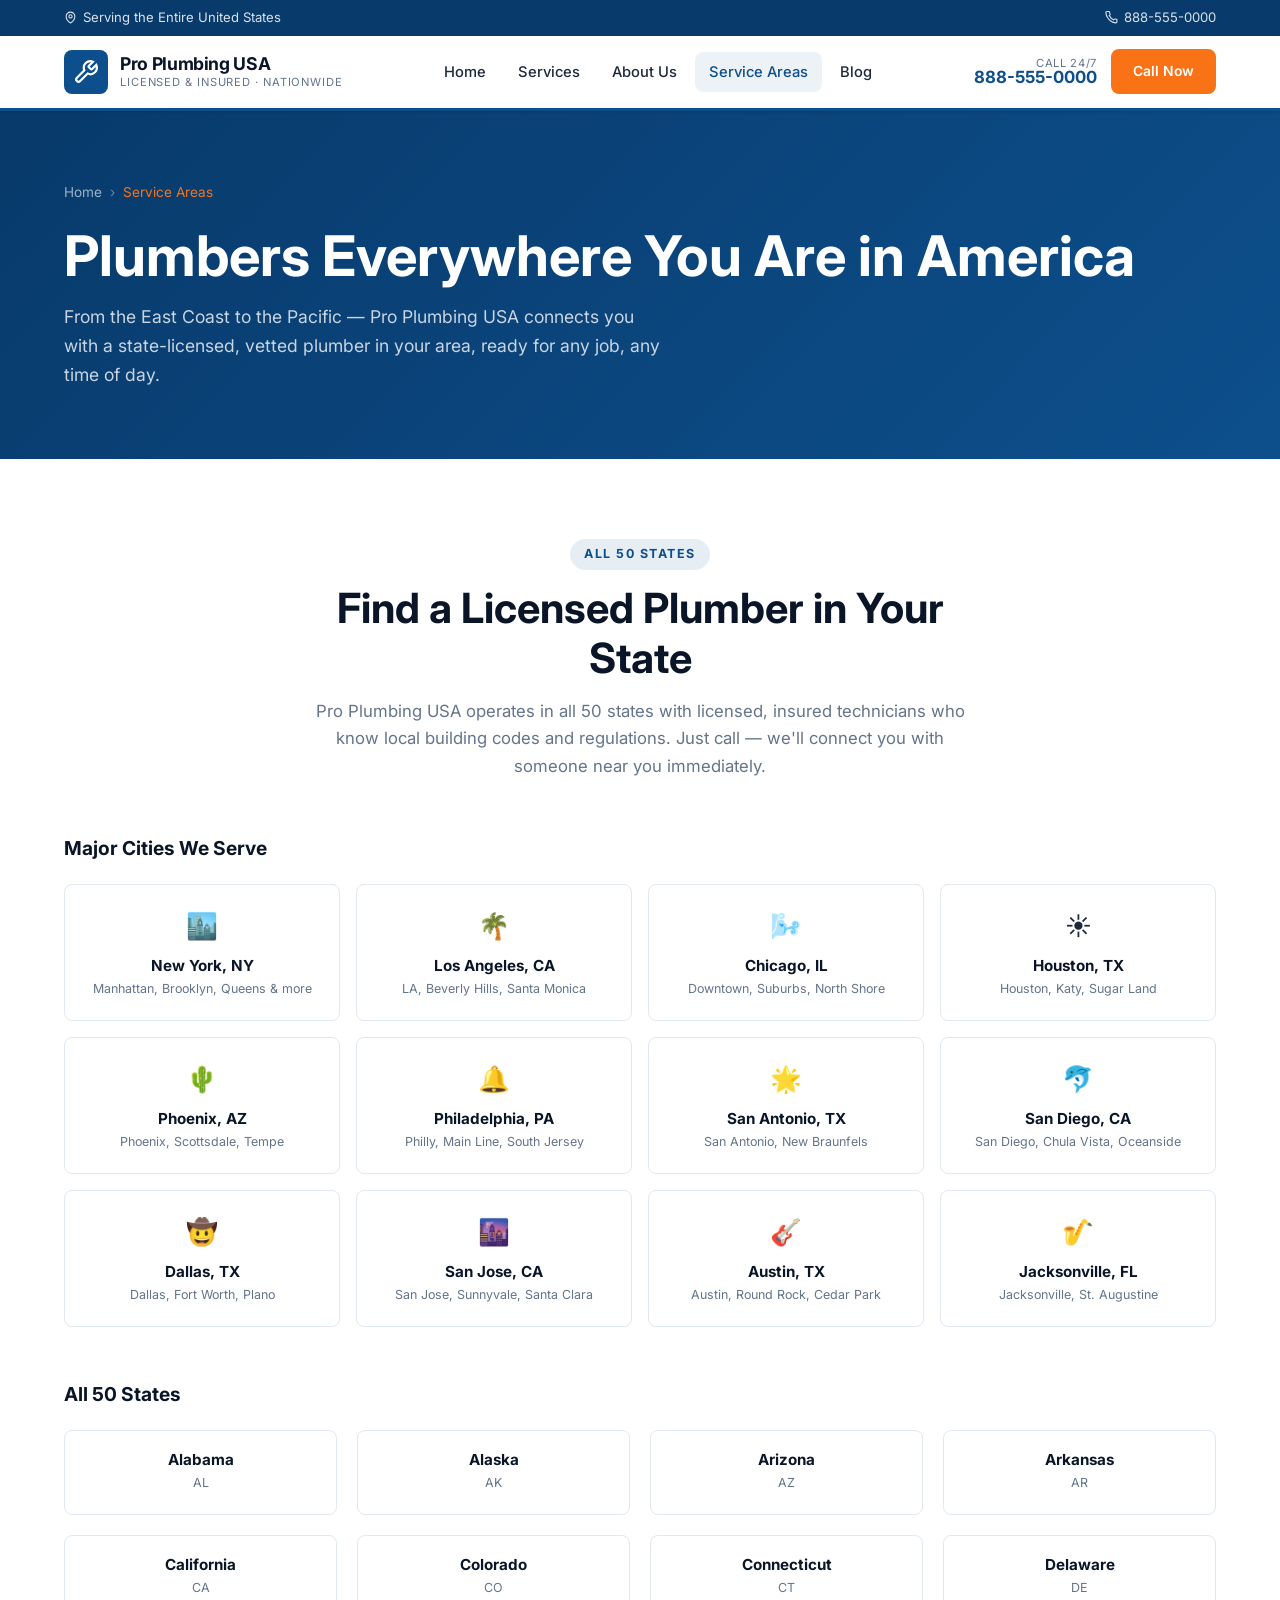
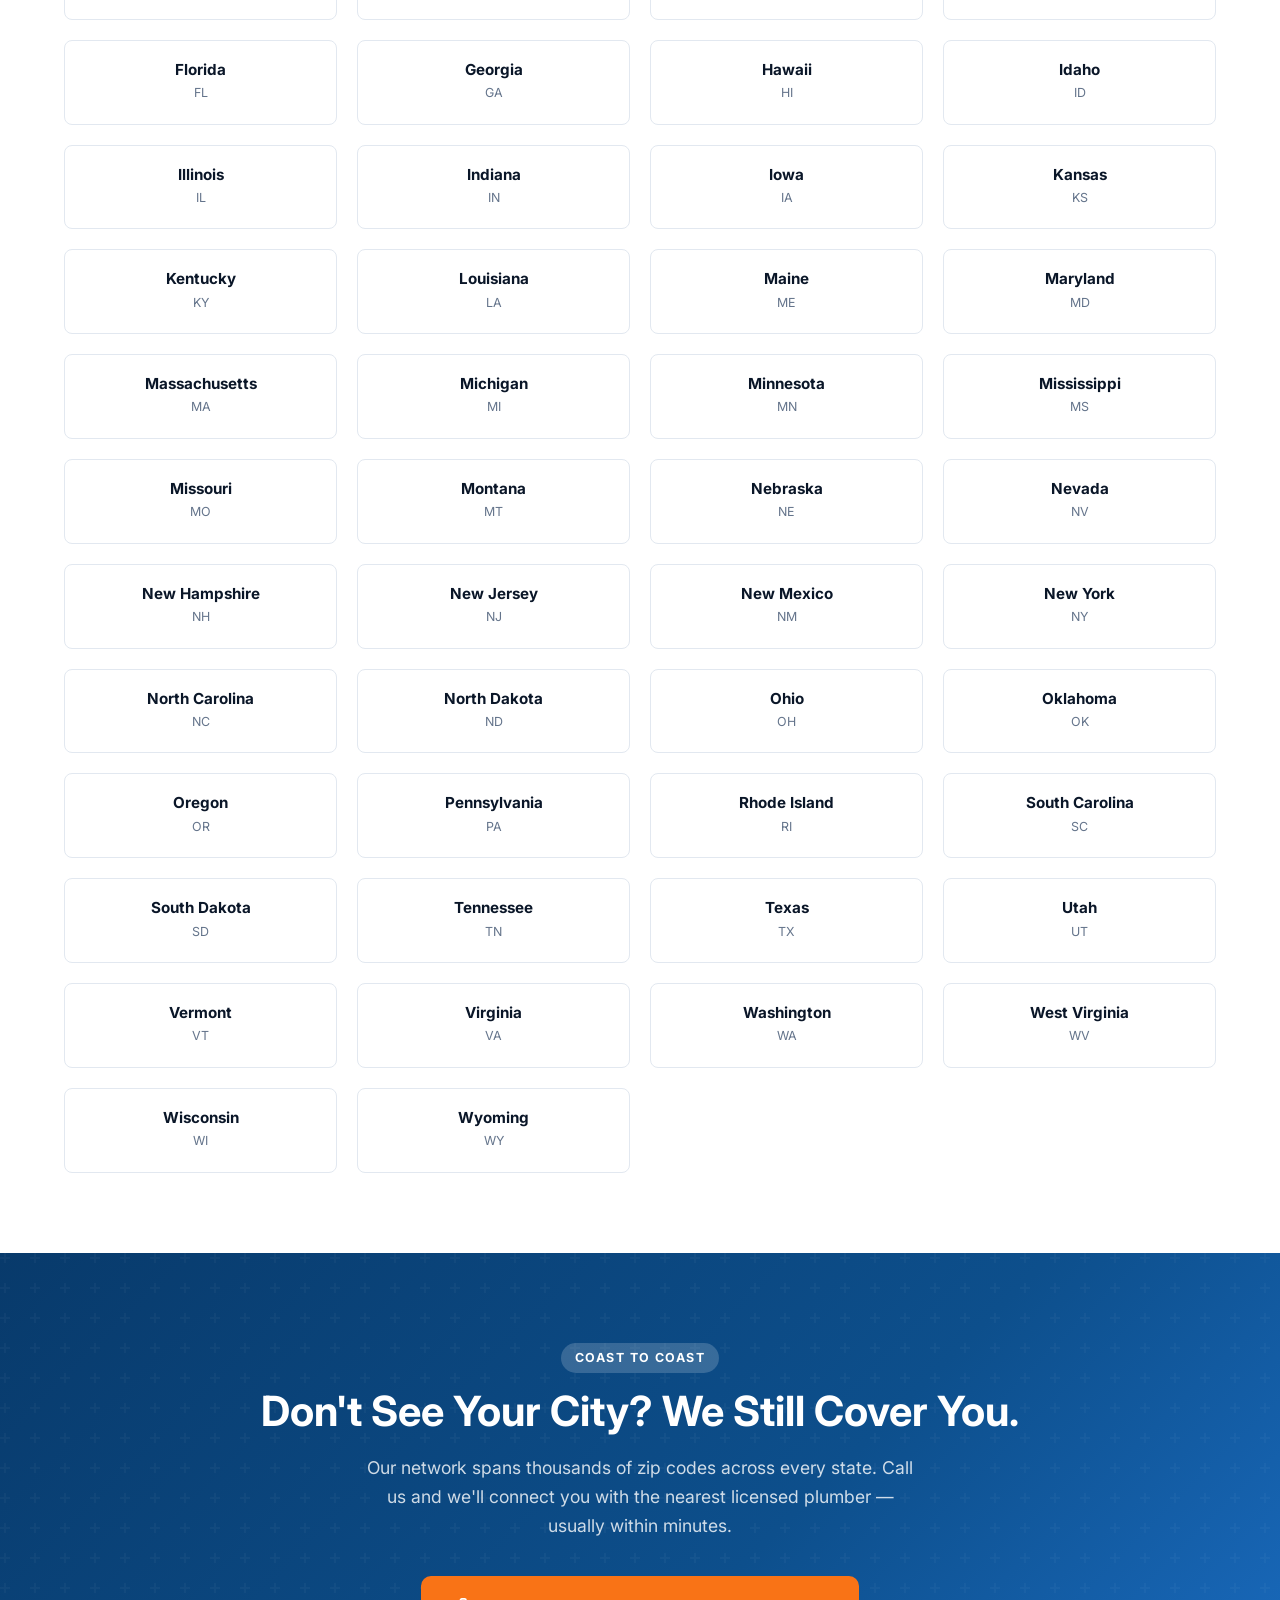
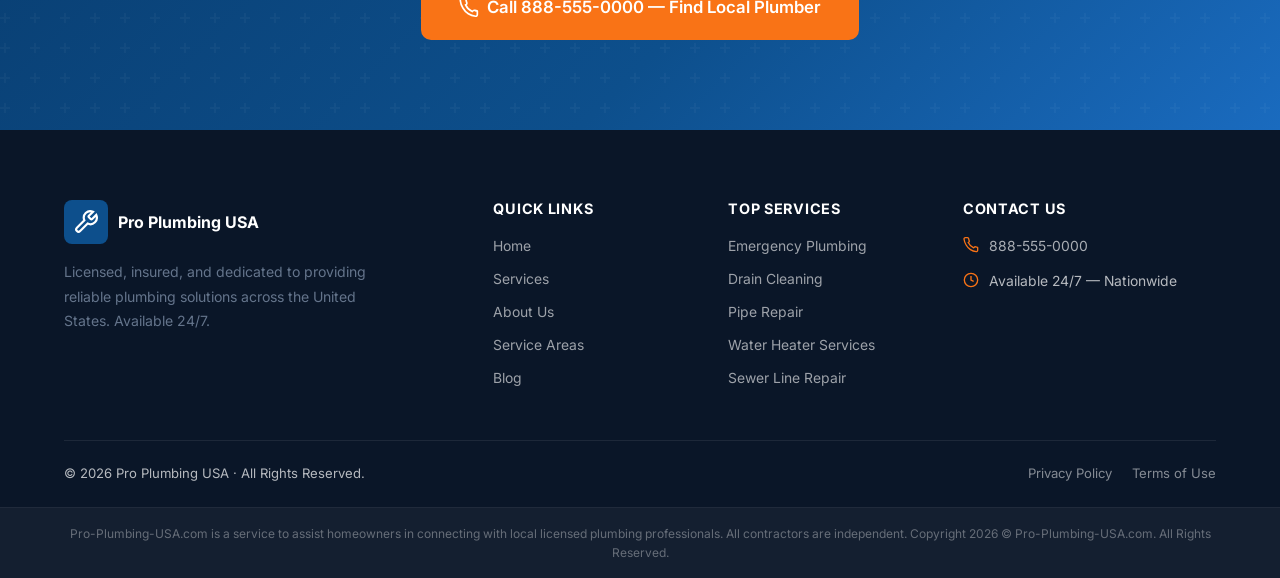
<file: areas.html>
<!DOCTYPE html>
<html lang="en">
<head>
  <meta charset="UTF-8" />
  <meta name="viewport" content="width=device-width, initial-scale=1.0" />
  <title>Service Areas | Pro Plumbing USA — Plumbers Nationwide</title>
  <meta name="description" content="Pro Plumbing USA serves homeowners and businesses across all 50 states. Find licensed plumbers in your area. Fast, affordable, and available 24/7." />
  <link rel="canonical" href="https://pro-plumbing-usa.com/areas.html" />
  <link rel="preconnect" href="https://fonts.googleapis.com" />
  <link rel="preconnect" href="https://fonts.gstatic.com" crossorigin />
  <link href="https://fonts.googleapis.com/css2?family=Inter:wght@400;500;600;700;800&display=swap" rel="stylesheet" />
  <link rel="stylesheet" href="css/style.css" />
  <link rel="icon" type="image/svg+xml" href="data:image/svg+xml,<svg xmlns='http://www.w3.org/2000/svg' viewBox='0 0 100 100'><text y='.9em' font-size='90'>🔧</text></svg>" />
</head>
<body>

<!-- TOP BAR -->
<div class="top-bar">
  <div class="container">
    <div class="top-bar-items">
      <div class="top-bar-item">
        <svg viewBox="0 0 24 24" fill="none" stroke="currentColor" stroke-width="2" width="13" height="13"><path d="M12 22s-8-4.5-8-11.8A8 8 0 0 1 12 2a8 8 0 0 1 8 8.2c0 7.3-8 11.8-8 11.8z"/><circle cx="12" cy="10" r="3"/></svg>
        Serving the Entire United States
      </div>
    </div>
    <div class="top-bar-items">
      <div class="top-bar-item">
        <svg viewBox="0 0 24 24" fill="none" stroke="currentColor" stroke-width="2" width="13" height="13"><path d="M22 16.92v3a2 2 0 0 1-2.18 2 19.79 19.79 0 0 1-8.63-3.07A19.5 19.5 0 0 1 4.69 12 19.79 19.79 0 0 1 1.6 3.41 2 2 0 0 1 3.58 1h3a2 2 0 0 1 2 1.72 12.84 12.84 0 0 0 .7 2.81 2 2 0 0 1-.45 2.11L7.91 8.15A16 16 0 0 0 16 16.18l.91-.91a2 2 0 0 1 2.11-.45 12.84 12.84 0 0 0 2.81.7A2 2 0 0 1 22 16.92z"/></svg>
        <a href="tel:8885550000">888-555-0000</a>
      </div>
    </div>
  </div>
</div>

<!-- HEADER -->
<header class="site-header">
  <div class="container">
    <nav class="nav-inner">
      <a href="index.html" class="logo">
        <div class="logo-icon">
          <svg viewBox="0 0 24 24" fill="none" stroke="currentColor" stroke-width="2"><path d="M14.7 6.3a1 1 0 0 0 0 1.4l1.6 1.6a1 1 0 0 0 1.4 0l3.77-3.77a6 6 0 0 1-7.94 7.94l-6.91 6.91a2.12 2.12 0 0 1-3-3l6.91-6.91a6 6 0 0 1 7.94-7.94l-3.76 3.76z"/></svg>
        </div>
        <div class="logo-text">
          <strong>Pro Plumbing USA</strong>
          <span>Licensed &amp; Insured · Nationwide</span>
        </div>
      </a>
      <div class="nav-links">
        <a href="index.html">Home</a>
        <a href="services.html">Services</a>
        <a href="about.html">About Us</a>
        <a href="areas.html" class="active">Service Areas</a>
        <a href="blog.html">Blog</a>
      </div>
      <div class="nav-cta">
        <div class="phone-nav">
          <span>Call 24/7</span>
          <a href="tel:8885550000">888-555-0000</a>
        </div>
        <a href="tel:8885550000" class="btn btn-primary btn-sm">Call Now</a>
      </div>
      <button class="hamburger" aria-label="Open menu"><span></span><span></span><span></span></button>
    </nav>
  </div>
</header>

<nav class="mobile-nav">
  <div class="mobile-nav-header">
    <a href="index.html" class="logo">
      <div class="logo-icon"><svg viewBox="0 0 24 24" fill="none" stroke="currentColor" stroke-width="2"><path d="M14.7 6.3a1 1 0 0 0 0 1.4l1.6 1.6a1 1 0 0 0 1.4 0l3.77-3.77a6 6 0 0 1-7.94 7.94l-6.91 6.91a2.12 2.12 0 0 1-3-3l6.91-6.91a6 6 0 0 1 7.94-7.94l-3.76 3.76z"/></svg></div>
      <div class="logo-text"><strong>Pro Plumbing USA</strong></div>
    </a>
    <button class="mobile-nav-close">✕</button>
  </div>
  <a href="index.html">Home</a>
  <a href="services.html">Services</a>
  <a href="about.html">About Us</a>
  <a href="areas.html">Service Areas</a>
  <a href="blog.html">Blog</a>
  <a href="tel:8885550000" class="btn btn-primary">📞 Call 888-555-0000</a>
</nav>

<!-- PAGE HERO -->
<div class="page-hero">
  <div class="container">
    <div class="breadcrumb">
      <a href="index.html">Home</a>
      <span>›</span>
      <span class="current">Service Areas</span>
    </div>
    <h1>Plumbers Everywhere You Are in America</h1>
    <p>From the East Coast to the Pacific — Pro Plumbing USA connects you with a state-licensed, vetted plumber in your area, ready for any job, any time of day.</p>
  </div>
</div>

<!-- MAP SECTION -->
<section>
  <div class="container">
    <div class="section-header">
      <span class="section-label">All 50 States</span>
      <h2>Find a Licensed Plumber in Your State</h2>
      <p>Pro Plumbing USA operates in all 50 states with licensed, insured technicians who know local building codes and regulations. Just call — we'll connect you with someone near you immediately.</p>
    </div>

    <!-- Featured Cities -->
    <h3 style="margin-bottom:24px;font-size:1.2rem;">Major Cities We Serve</h3>
    <div style="display:grid;grid-template-columns:repeat(4,1fr);gap:16px;margin-bottom:56px;" class="areas-cities-responsive">

      <div class="area-card">
        <div class="area-icon">🏙️</div>
        <h4>New York, NY</h4>
        <p>Manhattan, Brooklyn, Queens &amp; more</p>
      </div>
      <div class="area-card">
        <div class="area-icon">🌴</div>
        <h4>Los Angeles, CA</h4>
        <p>LA, Beverly Hills, Santa Monica</p>
      </div>
      <div class="area-card">
        <div class="area-icon">🌬️</div>
        <h4>Chicago, IL</h4>
        <p>Downtown, Suburbs, North Shore</p>
      </div>
      <div class="area-card">
        <div class="area-icon">☀️</div>
        <h4>Houston, TX</h4>
        <p>Houston, Katy, Sugar Land</p>
      </div>
      <div class="area-card">
        <div class="area-icon">🌵</div>
        <h4>Phoenix, AZ</h4>
        <p>Phoenix, Scottsdale, Tempe</p>
      </div>
      <div class="area-card">
        <div class="area-icon">🔔</div>
        <h4>Philadelphia, PA</h4>
        <p>Philly, Main Line, South Jersey</p>
      </div>
      <div class="area-card">
        <div class="area-icon">🌟</div>
        <h4>San Antonio, TX</h4>
        <p>San Antonio, New Braunfels</p>
      </div>
      <div class="area-card">
        <div class="area-icon">🐬</div>
        <h4>San Diego, CA</h4>
        <p>San Diego, Chula Vista, Oceanside</p>
      </div>
      <div class="area-card">
        <div class="area-icon">🤠</div>
        <h4>Dallas, TX</h4>
        <p>Dallas, Fort Worth, Plano</p>
      </div>
      <div class="area-card">
        <div class="area-icon">🌆</div>
        <h4>San Jose, CA</h4>
        <p>San Jose, Sunnyvale, Santa Clara</p>
      </div>
      <div class="area-card">
        <div class="area-icon">🎸</div>
        <h4>Austin, TX</h4>
        <p>Austin, Round Rock, Cedar Park</p>
      </div>
      <div class="area-card">
        <div class="area-icon">🎷</div>
        <h4>Jacksonville, FL</h4>
        <p>Jacksonville, St. Augustine</p>
      </div>
    </div>

    <!-- All States Grid -->
    <h3 style="margin-bottom:24px;font-size:1.2rem;">All 50 States</h3>
    <div class="areas-grid">
      <div class="area-card"><h4>Alabama</h4><p>AL</p></div>
      <div class="area-card"><h4>Alaska</h4><p>AK</p></div>
      <div class="area-card"><h4>Arizona</h4><p>AZ</p></div>
      <div class="area-card"><h4>Arkansas</h4><p>AR</p></div>
      <div class="area-card"><h4>California</h4><p>CA</p></div>
      <div class="area-card"><h4>Colorado</h4><p>CO</p></div>
      <div class="area-card"><h4>Connecticut</h4><p>CT</p></div>
      <div class="area-card"><h4>Delaware</h4><p>DE</p></div>
      <div class="area-card"><h4>Florida</h4><p>FL</p></div>
      <div class="area-card"><h4>Georgia</h4><p>GA</p></div>
      <div class="area-card"><h4>Hawaii</h4><p>HI</p></div>
      <div class="area-card"><h4>Idaho</h4><p>ID</p></div>
      <div class="area-card"><h4>Illinois</h4><p>IL</p></div>
      <div class="area-card"><h4>Indiana</h4><p>IN</p></div>
      <div class="area-card"><h4>Iowa</h4><p>IA</p></div>
      <div class="area-card"><h4>Kansas</h4><p>KS</p></div>
      <div class="area-card"><h4>Kentucky</h4><p>KY</p></div>
      <div class="area-card"><h4>Louisiana</h4><p>LA</p></div>
      <div class="area-card"><h4>Maine</h4><p>ME</p></div>
      <div class="area-card"><h4>Maryland</h4><p>MD</p></div>
      <div class="area-card"><h4>Massachusetts</h4><p>MA</p></div>
      <div class="area-card"><h4>Michigan</h4><p>MI</p></div>
      <div class="area-card"><h4>Minnesota</h4><p>MN</p></div>
      <div class="area-card"><h4>Mississippi</h4><p>MS</p></div>
      <div class="area-card"><h4>Missouri</h4><p>MO</p></div>
      <div class="area-card"><h4>Montana</h4><p>MT</p></div>
      <div class="area-card"><h4>Nebraska</h4><p>NE</p></div>
      <div class="area-card"><h4>Nevada</h4><p>NV</p></div>
      <div class="area-card"><h4>New Hampshire</h4><p>NH</p></div>
      <div class="area-card"><h4>New Jersey</h4><p>NJ</p></div>
      <div class="area-card"><h4>New Mexico</h4><p>NM</p></div>
      <div class="area-card"><h4>New York</h4><p>NY</p></div>
      <div class="area-card"><h4>North Carolina</h4><p>NC</p></div>
      <div class="area-card"><h4>North Dakota</h4><p>ND</p></div>
      <div class="area-card"><h4>Ohio</h4><p>OH</p></div>
      <div class="area-card"><h4>Oklahoma</h4><p>OK</p></div>
      <div class="area-card"><h4>Oregon</h4><p>OR</p></div>
      <div class="area-card"><h4>Pennsylvania</h4><p>PA</p></div>
      <div class="area-card"><h4>Rhode Island</h4><p>RI</p></div>
      <div class="area-card"><h4>South Carolina</h4><p>SC</p></div>
      <div class="area-card"><h4>South Dakota</h4><p>SD</p></div>
      <div class="area-card"><h4>Tennessee</h4><p>TN</p></div>
      <div class="area-card"><h4>Texas</h4><p>TX</p></div>
      <div class="area-card"><h4>Utah</h4><p>UT</p></div>
      <div class="area-card"><h4>Vermont</h4><p>VT</p></div>
      <div class="area-card"><h4>Virginia</h4><p>VA</p></div>
      <div class="area-card"><h4>Washington</h4><p>WA</p></div>
      <div class="area-card"><h4>West Virginia</h4><p>WV</p></div>
      <div class="area-card"><h4>Wisconsin</h4><p>WI</p></div>
      <div class="area-card"><h4>Wyoming</h4><p>WY</p></div>
    </div>
  </div>
</section>

<!-- CTA -->
<section class="cta-section">
  <div class="container">
    <span class="section-label light">Coast to Coast</span>
    <h2>Don't See Your City? We Still Cover You.</h2>
    <p>Our network spans thousands of zip codes across every state. Call us and we'll connect you with the nearest licensed plumber — usually within minutes.</p>
    <div class="cta-actions">
      <a href="tel:8885550000" class="btn btn-primary btn-lg">
        <svg viewBox="0 0 24 24" fill="none" stroke="currentColor" stroke-width="2" width="20" height="20"><path d="M22 16.92v3a2 2 0 0 1-2.18 2 19.79 19.79 0 0 1-8.63-3.07A19.5 19.5 0 0 1 4.69 12 19.79 19.79 0 0 1 1.6 3.41 2 2 0 0 1 3.58 1h3a2 2 0 0 1 2 1.72 12.84 12.84 0 0 0 .7 2.81 2 2 0 0 1-.45 2.11L7.91 8.15A16 16 0 0 0 16 16.18l.91-.91a2 2 0 0 1 2.11-.45 12.84 12.84 0 0 0 2.81.7A2 2 0 0 1 22 16.92z"/></svg>
        Call 888-555-0000 — Find Local Plumber
      </a>
    </div>
  </div>
</section>

<!-- FOOTER -->
<footer class="site-footer">
  <div class="container">
    <div class="footer-grid">
      <div class="footer-brand">
        <div class="footer-logo">
          <div class="logo-icon"><svg viewBox="0 0 24 24" fill="none" stroke="currentColor" stroke-width="2"><path d="M14.7 6.3a1 1 0 0 0 0 1.4l1.6 1.6a1 1 0 0 0 1.4 0l3.77-3.77a6 6 0 0 1-7.94 7.94l-6.91 6.91a2.12 2.12 0 0 1-3-3l6.91-6.91a6 6 0 0 1 7.94-7.94l-3.76 3.76z"/></svg></div>
          <strong>Pro Plumbing USA</strong>
        </div>
        <p>Licensed, insured, and dedicated to providing reliable plumbing solutions across the United States. Available 24/7.</p>
      </div>
      <div class="footer-col">
        <h4>Quick Links</h4>
        <ul>
          <li><a href="index.html">Home</a></li>
          <li><a href="services.html">Services</a></li>
          <li><a href="about.html">About Us</a></li>
          <li><a href="areas.html">Service Areas</a></li>
          <li><a href="blog.html">Blog</a></li>
        </ul>
      </div>
      <div class="footer-col">
        <h4>Top Services</h4>
        <ul>
          <li><a href="services.html">Emergency Plumbing</a></li>
          <li><a href="services.html">Drain Cleaning</a></li>
          <li><a href="services.html">Pipe Repair</a></li>
          <li><a href="services.html">Water Heater Services</a></li>
          <li><a href="services.html">Sewer Line Repair</a></li>
        </ul>
      </div>
      <div class="footer-col">
        <h4>Contact Us</h4>
        <div class="footer-contact-item">
          <svg viewBox="0 0 24 24" fill="none" stroke="currentColor" stroke-width="2"><path d="M22 16.92v3a2 2 0 0 1-2.18 2 19.79 19.79 0 0 1-8.63-3.07A19.5 19.5 0 0 1 4.69 12 19.79 19.79 0 0 1 1.6 3.41 2 2 0 0 1 3.58 1h3a2 2 0 0 1 2 1.72 12.84 12.84 0 0 0 .7 2.81 2 2 0 0 1-.45 2.11L7.91 8.15A16 16 0 0 0 16 16.18l.91-.91a2 2 0 0 1 2.11-.45 12.84 12.84 0 0 0 2.81.7A2 2 0 0 1 22 16.92z"/></svg>
          <a href="tel:8885550000">888-555-0000</a>
        </div>
        <div class="footer-contact-item">
          <svg viewBox="0 0 24 24" fill="none" stroke="currentColor" stroke-width="2"><circle cx="12" cy="12" r="10"/><path d="M12 6v6l4 2"/></svg>
          <span>Available 24/7 — Nationwide</span>
        </div>
      </div>
    </div>
    <div class="footer-bottom">
      <span>© 2026 Pro Plumbing USA · All Rights Reserved.</span>
      <div class="footer-bottom-links">
        <a href="#">Privacy Policy</a>
        <a href="#">Terms of Use</a>
      </div>
    </div>
  </div>
  <div class="footer-disclaimer">
    <div class="container">
      Pro-Plumbing-USA.com is a service to assist homeowners in connecting with local licensed plumbing professionals. All contractors are independent. Copyright 2026 © Pro-Plumbing-USA.com. All Rights Reserved.
    </div>
  </div>
</footer>

<div class="sticky-cta">
  <a href="tel:8885550000">
    <svg viewBox="0 0 24 24" fill="none" stroke="currentColor" stroke-width="2"><path d="M22 16.92v3a2 2 0 0 1-2.18 2 19.79 19.79 0 0 1-8.63-3.07A19.5 19.5 0 0 1 4.69 12 19.79 19.79 0 0 1 1.6 3.41 2 2 0 0 1 3.58 1h3a2 2 0 0 1 2 1.72 12.84 12.84 0 0 0 .7 2.81 2 2 0 0 1-.45 2.11L7.91 8.15A16 16 0 0 0 16 16.18l.91-.91a2 2 0 0 1 2.11-.45 12.84 12.84 0 0 0 2.81.7A2 2 0 0 1 22 16.92z"/></svg>
    Tap to Call 888-555-0000
  </a>
</div>

<script src="js/main.js"></script>
</body>
</html>
</file>
<file: css/style.css>
/* ============================================================
   Pro Plumbing USA — Main Stylesheet
   ============================================================ */

/* ---------- CSS Variables ---------- */
:root {
  --primary: #0d4f8c;
  --primary-dark: #083a6b;
  --primary-light: #1a6bbf;
  --accent: #f97316;
  --accent-dark: #ea6c0a;
  --dark: #0a1628;
  --text: #1e293b;
  --text-muted: #64748b;
  --light: #f8fafc;
  --white: #ffffff;
  --border: #e2e8f0;
  --shadow-sm: 0 1px 3px rgba(0,0,0,.08), 0 1px 2px rgba(0,0,0,.06);
  --shadow: 0 4px 16px rgba(0,0,0,.10);
  --shadow-lg: 0 10px 40px rgba(0,0,0,.15);
  --radius: 8px;
  --radius-lg: 16px;
  --transition: all .25s ease;
  --font: 'Inter', 'Segoe UI', sans-serif;
}

/* ---------- Reset & Base ---------- */
*, *::before, *::after { box-sizing: border-box; margin: 0; padding: 0; }
html { scroll-behavior: smooth; font-size: 16px; }
body {
  font-family: var(--font);
  color: var(--text);
  background: var(--white);
  line-height: 1.65;
  overflow-x: hidden;
}
img { max-width: 100%; height: auto; display: block; }
a { text-decoration: none; color: inherit; }
ul { list-style: none; }

/* ---------- Typography ---------- */
h1, h2, h3, h4, h5, h6 {
  font-weight: 700;
  line-height: 1.2;
  color: var(--dark);
}
h1 { font-size: clamp(2rem, 5vw, 3.5rem); }
h2 { font-size: clamp(1.6rem, 3.5vw, 2.6rem); }
h3 { font-size: clamp(1.15rem, 2.5vw, 1.5rem); }
h4 { font-size: 1.1rem; }
p { color: var(--text-muted); font-size: 1rem; }

.text-white h1, .text-white h2, .text-white h3, .text-white h4,
.text-white p, .text-white li { color: var(--white) !important; }
.text-white p, .text-white li { opacity: .88; }

/* ---------- Container ---------- */
.container {
  max-width: 1200px;
  margin: 0 auto;
  padding: 0 24px;
}
.container-sm { max-width: 820px; margin: 0 auto; padding: 0 24px; }

/* ---------- Section ---------- */
section { padding: 80px 0; }
.section-label {
  display: inline-block;
  background: rgba(13,79,140,.1);
  color: var(--primary);
  font-size: .78rem;
  font-weight: 700;
  letter-spacing: .12em;
  text-transform: uppercase;
  padding: 5px 14px;
  border-radius: 100px;
  margin-bottom: 14px;
}
.section-label.light {
  background: rgba(255,255,255,.18);
  color: var(--white);
}
.section-header { text-align: center; max-width: 680px; margin: 0 auto 56px; }
.section-header p { margin-top: 14px; font-size: 1.05rem; }

/* ---------- Buttons ---------- */
.btn {
  display: inline-flex;
  align-items: center;
  gap: 8px;
  padding: 13px 28px;
  border-radius: var(--radius);
  font-weight: 600;
  font-size: .95rem;
  cursor: pointer;
  border: 2px solid transparent;
  transition: var(--transition);
  white-space: nowrap;
}
.btn-primary {
  background: var(--accent);
  color: var(--white);
  border-color: var(--accent);
}
.btn-primary:hover {
  background: var(--accent-dark);
  border-color: var(--accent-dark);
  transform: translateY(-2px);
  box-shadow: 0 6px 20px rgba(249,115,22,.4);
}
.btn-outline {
  background: transparent;
  color: var(--white);
  border-color: rgba(255,255,255,.55);
}
.btn-outline:hover {
  background: var(--white);
  color: var(--primary);
  border-color: var(--white);
}
.btn-outline-dark {
  background: transparent;
  color: var(--primary);
  border-color: var(--primary);
}
.btn-outline-dark:hover {
  background: var(--primary);
  color: var(--white);
}
.btn-lg { padding: 16px 36px; font-size: 1.05rem; border-radius: 10px; }
.btn-sm { padding: 9px 20px; font-size: .87rem; }

/* ---------- Top Bar ---------- */
.top-bar {
  background: var(--primary-dark);
  color: rgba(255,255,255,.85);
  font-size: .82rem;
  padding: 7px 0;
}
.top-bar .container {
  display: flex;
  justify-content: space-between;
  align-items: center;
  gap: 12px;
  flex-wrap: wrap;
}
.top-bar a { color: rgba(255,255,255,.85); }
.top-bar a:hover { color: var(--accent); }
.top-bar-items { display: flex; gap: 20px; align-items: center; }
.top-bar-item { display: flex; align-items: center; gap: 6px; }

/* ---------- Header / Nav ---------- */
.site-header {
  position: sticky;
  top: 0;
  z-index: 999;
  background: var(--white);
  box-shadow: var(--shadow-sm);
  border-bottom: 3px solid var(--primary);
}
.nav-inner {
  display: flex;
  align-items: center;
  justify-content: space-between;
  height: 72px;
  gap: 20px;
}
.logo {
  display: flex;
  align-items: center;
  gap: 12px;
  text-decoration: none;
}
.logo-icon {
  width: 44px;
  height: 44px;
  background: var(--primary);
  border-radius: var(--radius);
  display: flex;
  align-items: center;
  justify-content: center;
  flex-shrink: 0;
}
.logo-icon svg { width: 26px; height: 26px; color: var(--white); }
.logo-text { line-height: 1; }
.logo-text strong { display: block; font-size: 1.1rem; color: var(--dark); letter-spacing: -.02em; }
.logo-text span { font-size: .7rem; color: var(--text-muted); letter-spacing: .08em; text-transform: uppercase; }

.nav-links {
  display: flex;
  align-items: center;
  gap: 4px;
}
.nav-links a {
  padding: 8px 14px;
  font-size: .92rem;
  font-weight: 500;
  color: var(--text);
  border-radius: var(--radius);
  transition: var(--transition);
  position: relative;
}
.nav-links a:hover, .nav-links a.active {
  color: var(--primary);
  background: rgba(13,79,140,.07);
}
.nav-cta {
  display: flex;
  align-items: center;
  gap: 14px;
  flex-shrink: 0;
}
.phone-nav {
  display: flex;
  flex-direction: column;
  align-items: flex-end;
  line-height: 1;
}
.phone-nav span { font-size: .7rem; color: var(--text-muted); text-transform: uppercase; letter-spacing: .06em; }
.phone-nav a { font-size: 1.05rem; font-weight: 700; color: var(--primary); }
.phone-nav a:hover { color: var(--accent); }

/* Hamburger */
.hamburger {
  display: none;
  flex-direction: column;
  gap: 5px;
  cursor: pointer;
  padding: 6px;
  background: none;
  border: none;
}
.hamburger span {
  width: 24px;
  height: 2px;
  background: var(--dark);
  border-radius: 2px;
  transition: var(--transition);
  display: block;
}

/* Mobile Nav */
.mobile-nav {
  display: none;
  position: fixed;
  top: 0; left: 0; right: 0; bottom: 0;
  background: var(--white);
  z-index: 1000;
  flex-direction: column;
  padding: 24px;
  gap: 8px;
  overflow-y: auto;
}
.mobile-nav.open { display: flex; }
.mobile-nav-header {
  display: flex;
  justify-content: space-between;
  align-items: center;
  margin-bottom: 24px;
}
.mobile-nav-close {
  background: none;
  border: none;
  cursor: pointer;
  font-size: 1.5rem;
  color: var(--dark);
  padding: 8px;
}
.mobile-nav a {
  display: block;
  padding: 14px 16px;
  font-size: 1.1rem;
  font-weight: 500;
  border-radius: var(--radius);
  transition: var(--transition);
  color: var(--text);
  border-bottom: 1px solid var(--border);
}
.mobile-nav a:hover { background: rgba(13,79,140,.07); color: var(--primary); }
.mobile-nav .btn { width: 100%; justify-content: center; margin-top: 16px; }

/* ---------- Hero ---------- */
.hero {
  position: relative;
  min-height: 620px;
  display: flex;
  align-items: center;
  overflow: hidden;
  background: var(--primary-dark);
}
.hero-bg {
  position: absolute;
  inset: 0;
  background-image: url('https://images.unsplash.com/photo-1585771724684-38269d6639fd?w=1920&q=80');
  background-size: cover;
  background-position: center;
  opacity: .22;
}
.hero-overlay {
  position: absolute;
  inset: 0;
  background: linear-gradient(105deg, rgba(10,22,40,.92) 45%, rgba(13,79,140,.7) 100%);
}
.hero-content {
  position: relative;
  z-index: 2;
  padding: 80px 0;
}
.hero-badge {
  display: inline-flex;
  align-items: center;
  gap: 8px;
  background: rgba(249,115,22,.2);
  border: 1px solid rgba(249,115,22,.45);
  color: var(--accent);
  padding: 6px 16px;
  border-radius: 100px;
  font-size: .8rem;
  font-weight: 600;
  letter-spacing: .06em;
  text-transform: uppercase;
  margin-bottom: 22px;
}
.hero h1 {
  color: var(--white);
  margin-bottom: 20px;
  max-width: 700px;
}
.hero h1 span { color: var(--accent); }
.hero p {
  color: rgba(255,255,255,.8);
  font-size: 1.15rem;
  max-width: 580px;
  margin-bottom: 36px;
}
.hero-actions {
  display: flex;
  gap: 14px;
  flex-wrap: wrap;
  align-items: center;
  margin-bottom: 48px;
}
.hero-phone-block {
  display: flex;
  align-items: center;
  gap: 16px;
  background: rgba(255,255,255,.08);
  border: 1px solid rgba(255,255,255,.15);
  padding: 14px 20px;
  border-radius: var(--radius);
  max-width: fit-content;
}
.hero-phone-icon {
  width: 44px;
  height: 44px;
  background: var(--accent);
  border-radius: 50%;
  display: flex;
  align-items: center;
  justify-content: center;
  flex-shrink: 0;
}
.hero-phone-icon svg { width: 20px; height: 20px; color: var(--white); }
.hero-phone-text span { display: block; font-size: .72rem; color: rgba(255,255,255,.65); text-transform: uppercase; letter-spacing: .08em; }
.hero-phone-text a { font-size: 1.55rem; font-weight: 800; color: var(--white); letter-spacing: -.02em; }
.hero-phone-text a:hover { color: var(--accent); }
.hero-trust {
  display: flex;
  gap: 24px;
  flex-wrap: wrap;
}
.hero-trust-item {
  display: flex;
  align-items: center;
  gap: 8px;
  color: rgba(255,255,255,.8);
  font-size: .88rem;
}
.hero-trust-item svg { color: var(--accent); width: 16px; height: 16px; flex-shrink: 0; }

/* ---------- Stats Bar ---------- */
.stats-bar {
  background: var(--primary);
  padding: 0;
}
.stats-bar .container {
  display: grid;
  grid-template-columns: repeat(4, 1fr);
}
.stat-item {
  padding: 30px 20px;
  text-align: center;
  border-right: 1px solid rgba(255,255,255,.12);
  position: relative;
}
.stat-item:last-child { border-right: none; }
.stat-number {
  font-size: 2.2rem;
  font-weight: 800;
  color: var(--white);
  line-height: 1;
  display: block;
}
.stat-number span { color: var(--accent); }
.stat-label {
  font-size: .8rem;
  color: rgba(255,255,255,.7);
  text-transform: uppercase;
  letter-spacing: .08em;
  margin-top: 5px;
  display: block;
}

/* ---------- Services Grid ---------- */
.services-grid {
  display: grid;
  grid-template-columns: repeat(3, 1fr);
  gap: 24px;
}
.service-card {
  background: var(--white);
  border: 1px solid var(--border);
  border-radius: var(--radius-lg);
  overflow: hidden;
  transition: var(--transition);
  box-shadow: var(--shadow-sm);
}
.service-card:hover {
  transform: translateY(-6px);
  box-shadow: var(--shadow-lg);
  border-color: var(--primary-light);
}
.service-card-img {
  height: 200px;
  overflow: hidden;
}
.service-card-img img {
  width: 100%;
  height: 100%;
  object-fit: cover;
  transition: transform .4s ease;
}
.service-card:hover .service-card-img img { transform: scale(1.06); }
.service-card-body { padding: 24px; }
.service-icon {
  width: 48px;
  height: 48px;
  background: rgba(13,79,140,.1);
  border-radius: var(--radius);
  display: flex;
  align-items: center;
  justify-content: center;
  margin-bottom: 14px;
}
.service-icon svg { width: 24px; height: 24px; color: var(--primary); }
.service-card-body h3 { margin-bottom: 10px; font-size: 1.15rem; }
.service-card-body p { font-size: .9rem; line-height: 1.6; margin-bottom: 16px; }
.service-link {
  display: inline-flex;
  align-items: center;
  gap: 6px;
  color: var(--primary);
  font-weight: 600;
  font-size: .88rem;
  transition: var(--transition);
}
.service-link:hover { gap: 10px; color: var(--accent); }
.service-link svg { width: 14px; height: 14px; }

/* ---------- Why Us ---------- */
.why-us { background: var(--light); }
.why-us-grid {
  display: grid;
  grid-template-columns: 1fr 1fr;
  gap: 60px;
  align-items: center;
}
.why-us-image {
  position: relative;
  border-radius: var(--radius-lg);
  overflow: hidden;
  box-shadow: var(--shadow-lg);
}
.why-us-image img { width: 100%; height: 480px; object-fit: cover; }
.why-us-badge {
  position: absolute;
  bottom: 24px;
  left: 24px;
  background: var(--white);
  border-radius: var(--radius);
  padding: 14px 20px;
  box-shadow: var(--shadow);
  display: flex;
  align-items: center;
  gap: 12px;
}
.why-us-badge-icon {
  width: 44px;
  height: 44px;
  background: var(--accent);
  border-radius: var(--radius);
  display: flex;
  align-items: center;
  justify-content: center;
  flex-shrink: 0;
}
.why-us-badge-icon svg { width: 22px; height: 22px; color: var(--white); }
.why-us-badge-text strong { display: block; font-size: 1.3rem; color: var(--dark); }
.why-us-badge-text span { font-size: .78rem; color: var(--text-muted); }
.why-us-features { display: flex; flex-direction: column; gap: 20px; margin-top: 32px; }
.why-feature {
  display: flex;
  gap: 16px;
  align-items: flex-start;
}
.why-feature-icon {
  width: 44px;
  height: 44px;
  background: var(--primary);
  border-radius: var(--radius);
  display: flex;
  align-items: center;
  justify-content: center;
  flex-shrink: 0;
  margin-top: 2px;
}
.why-feature-icon svg { width: 20px; height: 20px; color: var(--white); }
.why-feature h4 { margin-bottom: 4px; color: var(--dark); }
.why-feature p { font-size: .9rem; }

/* ---------- How It Works ---------- */
.steps-grid {
  display: grid;
  grid-template-columns: repeat(4, 1fr);
  gap: 32px;
  position: relative;
}
.steps-grid::before {
  content: '';
  position: absolute;
  top: 30px;
  left: 10%;
  right: 10%;
  height: 2px;
  background: linear-gradient(90deg, var(--primary) 0%, var(--accent) 100%);
  opacity: .3;
  z-index: 0;
}
.step-card { text-align: center; position: relative; z-index: 1; }
.step-number {
  width: 60px;
  height: 60px;
  background: var(--primary);
  color: var(--white);
  border-radius: 50%;
  display: flex;
  align-items: center;
  justify-content: center;
  font-size: 1.3rem;
  font-weight: 800;
  margin: 0 auto 20px;
  border: 4px solid var(--white);
  box-shadow: var(--shadow);
}
.step-card h3 { margin-bottom: 10px; font-size: 1.1rem; }
.step-card p { font-size: .88rem; }

/* ---------- Emergency Banner ---------- */
.emergency-banner {
  background: linear-gradient(135deg, var(--accent) 0%, #c2410c 100%);
  padding: 50px 0;
}
.emergency-inner {
  display: flex;
  align-items: center;
  justify-content: space-between;
  gap: 30px;
  flex-wrap: wrap;
}
.emergency-text span {
  display: inline-flex;
  align-items: center;
  gap: 6px;
  background: rgba(255,255,255,.2);
  color: var(--white);
  padding: 4px 12px;
  border-radius: 100px;
  font-size: .75rem;
  font-weight: 700;
  text-transform: uppercase;
  letter-spacing: .1em;
  margin-bottom: 10px;
}
.emergency-text h2 { color: var(--white); margin-bottom: 8px; }
.emergency-text p { color: rgba(255,255,255,.85); }
.emergency-actions { display: flex; gap: 14px; flex-wrap: wrap; }

/* ---------- Testimonials ---------- */
.testimonials { background: var(--light); }
.testimonials-grid {
  display: grid;
  grid-template-columns: repeat(3, 1fr);
  gap: 24px;
}
.testimonial-card {
  background: var(--white);
  border-radius: var(--radius-lg);
  padding: 28px;
  box-shadow: var(--shadow-sm);
  border: 1px solid var(--border);
  transition: var(--transition);
}
.testimonial-card:hover { box-shadow: var(--shadow); transform: translateY(-4px); }
.testimonial-stars {
  display: flex;
  gap: 3px;
  margin-bottom: 16px;
}
.testimonial-stars svg { width: 16px; height: 16px; color: #f59e0b; }
.testimonial-text {
  font-size: .93rem;
  line-height: 1.7;
  color: var(--text);
  margin-bottom: 20px;
  font-style: italic;
}
.testimonial-author {
  display: flex;
  align-items: center;
  gap: 12px;
}
.testimonial-avatar {
  width: 44px;
  height: 44px;
  border-radius: 50%;
  overflow: hidden;
  background: var(--primary);
  display: flex;
  align-items: center;
  justify-content: center;
  flex-shrink: 0;
}
.testimonial-avatar img { width: 100%; height: 100%; object-fit: cover; }
.testimonial-name strong { display: block; font-size: .92rem; color: var(--dark); }
.testimonial-name span { font-size: .78rem; color: var(--text-muted); }

/* ---------- CTA Section ---------- */
.cta-section {
  background: linear-gradient(135deg, var(--primary-dark) 0%, var(--primary) 60%, var(--primary-light) 100%);
  padding: 90px 0;
  text-align: center;
  position: relative;
  overflow: hidden;
}
.cta-section::before {
  content: '';
  position: absolute;
  inset: 0;
  background: url('data:image/svg+xml,<svg width="60" height="60" viewBox="0 0 60 60" xmlns="http://www.w3.org/2000/svg"><g fill="none" fill-rule="evenodd"><g fill="%23ffffff" fill-opacity="0.03"><path d="M36 34v-4h-2v4h-4v2h4v4h2v-4h4v-2h-4zm0-30V0h-2v4h-4v2h4v4h2V6h4V4h-4zM6 34v-4H4v4H0v2h4v4h2v-4h4v-2H6zM6 4V0H4v4H0v2h4v4h2V6h4V4H6z"/></g></g></svg>');
}
.cta-section > .container { position: relative; z-index: 1; }
.cta-section h2 { color: var(--white); margin-bottom: 16px; }
.cta-section p { color: rgba(255,255,255,.8); font-size: 1.1rem; max-width: 560px; margin: 0 auto 36px; }
.cta-actions { display: flex; gap: 14px; justify-content: center; flex-wrap: wrap; }
.cta-phone-display {
  margin-top: 28px;
  color: rgba(255,255,255,.6);
  font-size: .9rem;
}
.cta-phone-display a { color: var(--accent); font-weight: 700; font-size: 1.1rem; }

/* ---------- Footer ---------- */
.site-footer {
  background: var(--dark);
  color: rgba(255,255,255,.7);
  padding-top: 70px;
}
.footer-grid {
  display: grid;
  grid-template-columns: 2fr 1fr 1fr 1.3fr;
  gap: 40px;
  padding-bottom: 50px;
  border-bottom: 1px solid rgba(255,255,255,.08);
}
.footer-brand { max-width: 320px; }
.footer-logo {
  display: flex;
  align-items: center;
  gap: 10px;
  margin-bottom: 16px;
}
.footer-logo .logo-icon { background: var(--primary); }
.footer-logo strong { font-size: 1rem; color: var(--white); }
.footer-brand p { font-size: .88rem; line-height: 1.75; margin-bottom: 22px; }
.footer-social {
  display: flex;
  gap: 10px;
}
.footer-social a {
  width: 36px;
  height: 36px;
  background: rgba(255,255,255,.08);
  border-radius: var(--radius);
  display: flex;
  align-items: center;
  justify-content: center;
  transition: var(--transition);
}
.footer-social a:hover { background: var(--primary); }
.footer-social a svg { width: 16px; height: 16px; color: rgba(255,255,255,.75); }
.footer-col h4 { color: var(--white); font-size: .9rem; margin-bottom: 18px; letter-spacing: .05em; text-transform: uppercase; }
.footer-col ul { display: flex; flex-direction: column; gap: 10px; }
.footer-col ul li a {
  font-size: .87rem;
  color: rgba(255,255,255,.6);
  transition: var(--transition);
  display: flex;
  align-items: center;
  gap: 6px;
}
.footer-col ul li a:hover { color: var(--accent); padding-left: 4px; }
.footer-contact-item {
  display: flex;
  align-items: flex-start;
  gap: 10px;
  margin-bottom: 12px;
  font-size: .87rem;
}
.footer-contact-item svg { width: 16px; height: 16px; color: var(--accent); flex-shrink: 0; margin-top: 2px; }
.footer-contact-item a { color: rgba(255,255,255,.65); transition: var(--transition); }
.footer-contact-item a:hover { color: var(--accent); }
.footer-bottom {
  padding: 22px 0;
  display: flex;
  justify-content: space-between;
  align-items: center;
  flex-wrap: wrap;
  gap: 12px;
  font-size: .82rem;
}
.footer-bottom-links { display: flex; gap: 20px; }
.footer-bottom-links a { color: rgba(255,255,255,.5); transition: var(--transition); }
.footer-bottom-links a:hover { color: var(--white); }
.footer-disclaimer {
  background: rgba(255,255,255,.04);
  padding: 16px 0;
  border-top: 1px solid rgba(255,255,255,.05);
  font-size: .75rem;
  color: rgba(255,255,255,.35);
  text-align: center;
  line-height: 1.6;
}

/* ---------- Page Hero (inner pages) ---------- */
.page-hero {
  background: linear-gradient(135deg, var(--primary-dark) 0%, var(--primary) 100%);
  padding: 70px 0;
  position: relative;
  overflow: hidden;
}
.page-hero::before {
  content: '';
  position: absolute;
  inset: 0;
  background-image: url('https://images.unsplash.com/photo-1558618666-fcd25c85cd64?w=1920&q=80');
  background-size: cover;
  background-position: center;
  opacity: .08;
}
.page-hero > .container { position: relative; z-index: 1; }
.page-hero h1 { color: var(--white); margin-bottom: 12px; }
.page-hero p { color: rgba(255,255,255,.78); font-size: 1.1rem; max-width: 600px; }
.breadcrumb {
  display: flex;
  align-items: center;
  gap: 8px;
  margin-bottom: 20px;
  font-size: .85rem;
}
.breadcrumb a { color: rgba(255,255,255,.6); transition: var(--transition); }
.breadcrumb a:hover { color: var(--accent); }
.breadcrumb span { color: rgba(255,255,255,.4); }
.breadcrumb .current { color: var(--accent); }

/* ---------- Services Page ---------- */
.services-full-grid {
  display: grid;
  grid-template-columns: repeat(3, 1fr);
  gap: 30px;
}
.service-full-card {
  background: var(--white);
  border: 1px solid var(--border);
  border-radius: var(--radius-lg);
  overflow: hidden;
  box-shadow: var(--shadow-sm);
  transition: var(--transition);
}
.service-full-card:hover {
  transform: translateY(-5px);
  box-shadow: var(--shadow-lg);
}
.service-full-img { height: 220px; overflow: hidden; }
.service-full-img img { width: 100%; height: 100%; object-fit: cover; transition: transform .4s ease; }
.service-full-card:hover .service-full-img img { transform: scale(1.06); }
.service-full-body { padding: 26px; }
.service-full-body h3 { margin-bottom: 12px; }
.service-full-body p { font-size: .9rem; margin-bottom: 18px; }
.service-full-list { margin-bottom: 18px; }
.service-full-list li {
  display: flex;
  align-items: center;
  gap: 8px;
  font-size: .85rem;
  color: var(--text-muted);
  padding: 4px 0;
  border-bottom: 1px solid var(--border);
}
.service-full-list li:last-child { border-bottom: none; }
.service-full-list li svg { width: 14px; height: 14px; color: var(--accent); flex-shrink: 0; }

/* ---------- About Page ---------- */
.about-intro-grid {
  display: grid;
  grid-template-columns: 1fr 1fr;
  gap: 60px;
  align-items: center;
}
.about-intro-img { border-radius: var(--radius-lg); overflow: hidden; box-shadow: var(--shadow-lg); }
.about-intro-img img { width: 100%; height: 480px; object-fit: cover; }
.about-intro-content h2 { margin-bottom: 20px; }
.about-intro-content p { margin-bottom: 16px; font-size: .96rem; }
.about-values { background: var(--light); }
.values-grid {
  display: grid;
  grid-template-columns: repeat(3, 1fr);
  gap: 24px;
}
.value-card {
  background: var(--white);
  border-radius: var(--radius-lg);
  padding: 32px 24px;
  text-align: center;
  box-shadow: var(--shadow-sm);
  border: 1px solid var(--border);
  transition: var(--transition);
}
.value-card:hover { transform: translateY(-4px); box-shadow: var(--shadow); }
.value-icon {
  width: 64px;
  height: 64px;
  background: var(--primary);
  border-radius: 50%;
  display: flex;
  align-items: center;
  justify-content: center;
  margin: 0 auto 20px;
}
.value-icon svg { width: 28px; height: 28px; color: var(--white); }
.value-card h3 { margin-bottom: 10px; }
.value-card p { font-size: .88rem; }
.team-grid {
  display: grid;
  grid-template-columns: repeat(4, 1fr);
  gap: 24px;
}
.team-card { text-align: center; }
.team-photo {
  width: 140px;
  height: 140px;
  border-radius: 50%;
  overflow: hidden;
  margin: 0 auto 16px;
  border: 4px solid var(--border);
  box-shadow: var(--shadow);
}
.team-photo img { width: 100%; height: 100%; object-fit: cover; }
.team-card h4 { margin-bottom: 4px; }
.team-card span { font-size: .82rem; color: var(--accent); font-weight: 600; }
.team-card p { font-size: .83rem; margin-top: 8px; }

/* ---------- Areas Page ---------- */
.areas-grid {
  display: grid;
  grid-template-columns: repeat(4, 1fr);
  gap: 20px;
}
.area-card {
  background: var(--white);
  border: 1px solid var(--border);
  border-radius: var(--radius);
  padding: 20px;
  text-align: center;
  transition: var(--transition);
  cursor: pointer;
}
.area-card:hover {
  background: var(--primary);
  border-color: var(--primary);
  transform: translateY(-3px);
  box-shadow: var(--shadow);
}
.area-card:hover h4, .area-card:hover p { color: var(--white) !important; }
.area-card h4 { font-size: .95rem; margin-bottom: 4px; }
.area-card p { font-size: .78rem; }
.area-icon { font-size: 1.6rem; margin-bottom: 10px; }

/* ---------- Blog Page ---------- */
.blog-grid {
  display: grid;
  grid-template-columns: repeat(3, 1fr);
  gap: 30px;
}
.blog-card {
  background: var(--white);
  border: 1px solid var(--border);
  border-radius: var(--radius-lg);
  overflow: hidden;
  box-shadow: var(--shadow-sm);
  transition: var(--transition);
}
.blog-card:hover { transform: translateY(-5px); box-shadow: var(--shadow-lg); }
.blog-card-img { height: 200px; overflow: hidden; }
.blog-card-img img { width: 100%; height: 100%; object-fit: cover; transition: transform .4s ease; }
.blog-card:hover .blog-card-img img { transform: scale(1.06); }
.blog-card-body { padding: 24px; }
.blog-meta {
  display: flex;
  align-items: center;
  gap: 12px;
  margin-bottom: 12px;
}
.blog-category {
  background: rgba(13,79,140,.1);
  color: var(--primary);
  font-size: .72rem;
  font-weight: 700;
  padding: 3px 10px;
  border-radius: 100px;
  text-transform: uppercase;
  letter-spacing: .08em;
}
.blog-date { font-size: .78rem; color: var(--text-muted); }
.blog-card-body h3 { font-size: 1.05rem; margin-bottom: 10px; }
.blog-card-body h3 a { color: var(--dark); transition: var(--transition); }
.blog-card-body h3 a:hover { color: var(--primary); }
.blog-card-body p { font-size: .87rem; margin-bottom: 16px; }
.blog-read-more {
  display: inline-flex;
  align-items: center;
  gap: 6px;
  font-size: .85rem;
  font-weight: 600;
  color: var(--primary);
  transition: var(--transition);
}
.blog-read-more:hover { gap: 10px; color: var(--accent); }
.blog-read-more svg { width: 14px; height: 14px; }

/* ---------- Trust Badges ---------- */
.trust-bar {
  background: var(--white);
  border-top: 1px solid var(--border);
  border-bottom: 1px solid var(--border);
  padding: 32px 0;
}
.trust-items {
  display: flex;
  justify-content: center;
  align-items: center;
  gap: 48px;
  flex-wrap: wrap;
}
.trust-item {
  display: flex;
  align-items: center;
  gap: 10px;
  color: var(--text-muted);
  font-size: .88rem;
  font-weight: 500;
}
.trust-item svg { width: 22px; height: 22px; color: var(--primary); flex-shrink: 0; }

/* ---------- Utilities ---------- */
.bg-light { background: var(--light); }
.bg-dark { background: var(--dark); }
.bg-primary { background: var(--primary); }
.text-center { text-align: center; }
.mt-4 { margin-top: 16px; }
.mt-8 { margin-top: 32px; }
.mb-4 { margin-bottom: 16px; }
.divider { height: 1px; background: var(--border); margin: 40px 0; }

/* ---------- Sticky Phone CTA (mobile) ---------- */
.sticky-cta {
  display: none;
  position: fixed;
  bottom: 0;
  left: 0;
  right: 0;
  background: var(--primary);
  color: var(--white);
  padding: 14px 20px;
  z-index: 998;
  box-shadow: 0 -4px 20px rgba(0,0,0,.2);
}
.sticky-cta a {
  display: flex;
  align-items: center;
  justify-content: center;
  gap: 10px;
  color: var(--white);
  font-weight: 700;
  font-size: 1.1rem;
}
.sticky-cta svg { width: 20px; height: 20px; color: var(--accent); }

/* ---------- Responsive ---------- */
@media (max-width: 1024px) {
  .services-grid { grid-template-columns: repeat(2, 1fr); }
  .services-full-grid { grid-template-columns: repeat(2, 1fr); }
  .stats-bar .container { grid-template-columns: repeat(2, 1fr); }
  .stat-item:nth-child(2) { border-right: none; }
  .team-grid { grid-template-columns: repeat(2, 1fr); }
  .footer-grid { grid-template-columns: 1fr 1fr; }
  .steps-grid { grid-template-columns: repeat(2, 1fr); }
  .steps-grid::before { display: none; }
}

@media (max-width: 768px) {
  section { padding: 60px 0; }
  .nav-links, .phone-nav { display: none; }
  .hamburger { display: flex; }
  .services-grid { grid-template-columns: 1fr; }
  .services-full-grid { grid-template-columns: 1fr; }
  .why-us-grid { grid-template-columns: 1fr; }
  .why-us-image { display: none; }
  .about-intro-grid { grid-template-columns: 1fr; }
  .about-intro-img { display: none; }
  .values-grid { grid-template-columns: repeat(2, 1fr); }
  .testimonials-grid { grid-template-columns: 1fr; }
  .blog-grid { grid-template-columns: 1fr; }
  .areas-grid { grid-template-columns: repeat(2, 1fr); }
  .team-grid { grid-template-columns: repeat(2, 1fr); }
  .footer-grid { grid-template-columns: 1fr; }
  .footer-bottom { flex-direction: column; text-align: center; }
  .emergency-inner { flex-direction: column; text-align: center; }
  .hero-actions { flex-direction: column; align-items: flex-start; }
  .sticky-cta { display: block; }
  body { padding-bottom: 60px; }
  .stats-bar .container { grid-template-columns: repeat(2, 1fr); }
}

@media (max-width: 480px) {
  .values-grid { grid-template-columns: 1fr; }
  .areas-grid { grid-template-columns: repeat(2, 1fr); }
  .hero h1 { font-size: 1.9rem; }
  .top-bar .container { flex-direction: column; align-items: flex-start; gap: 4px; }
}
</file>
